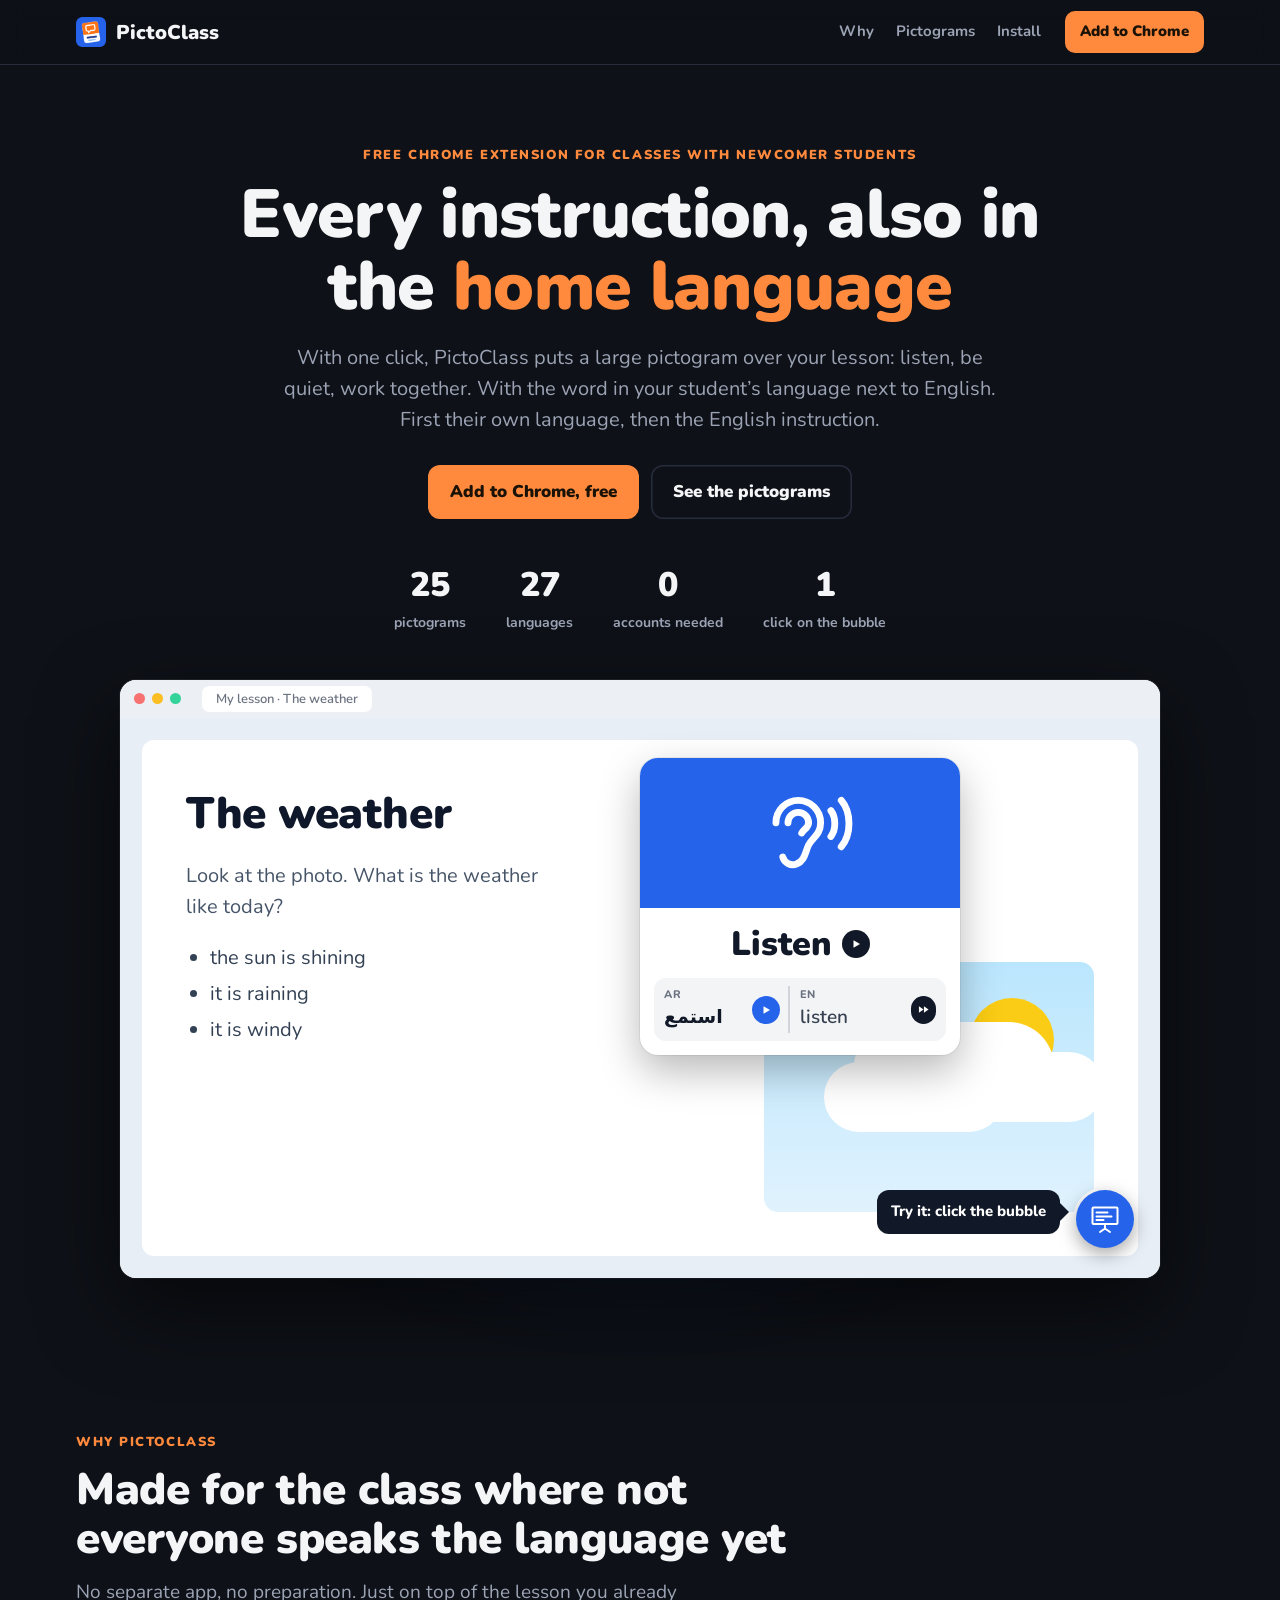
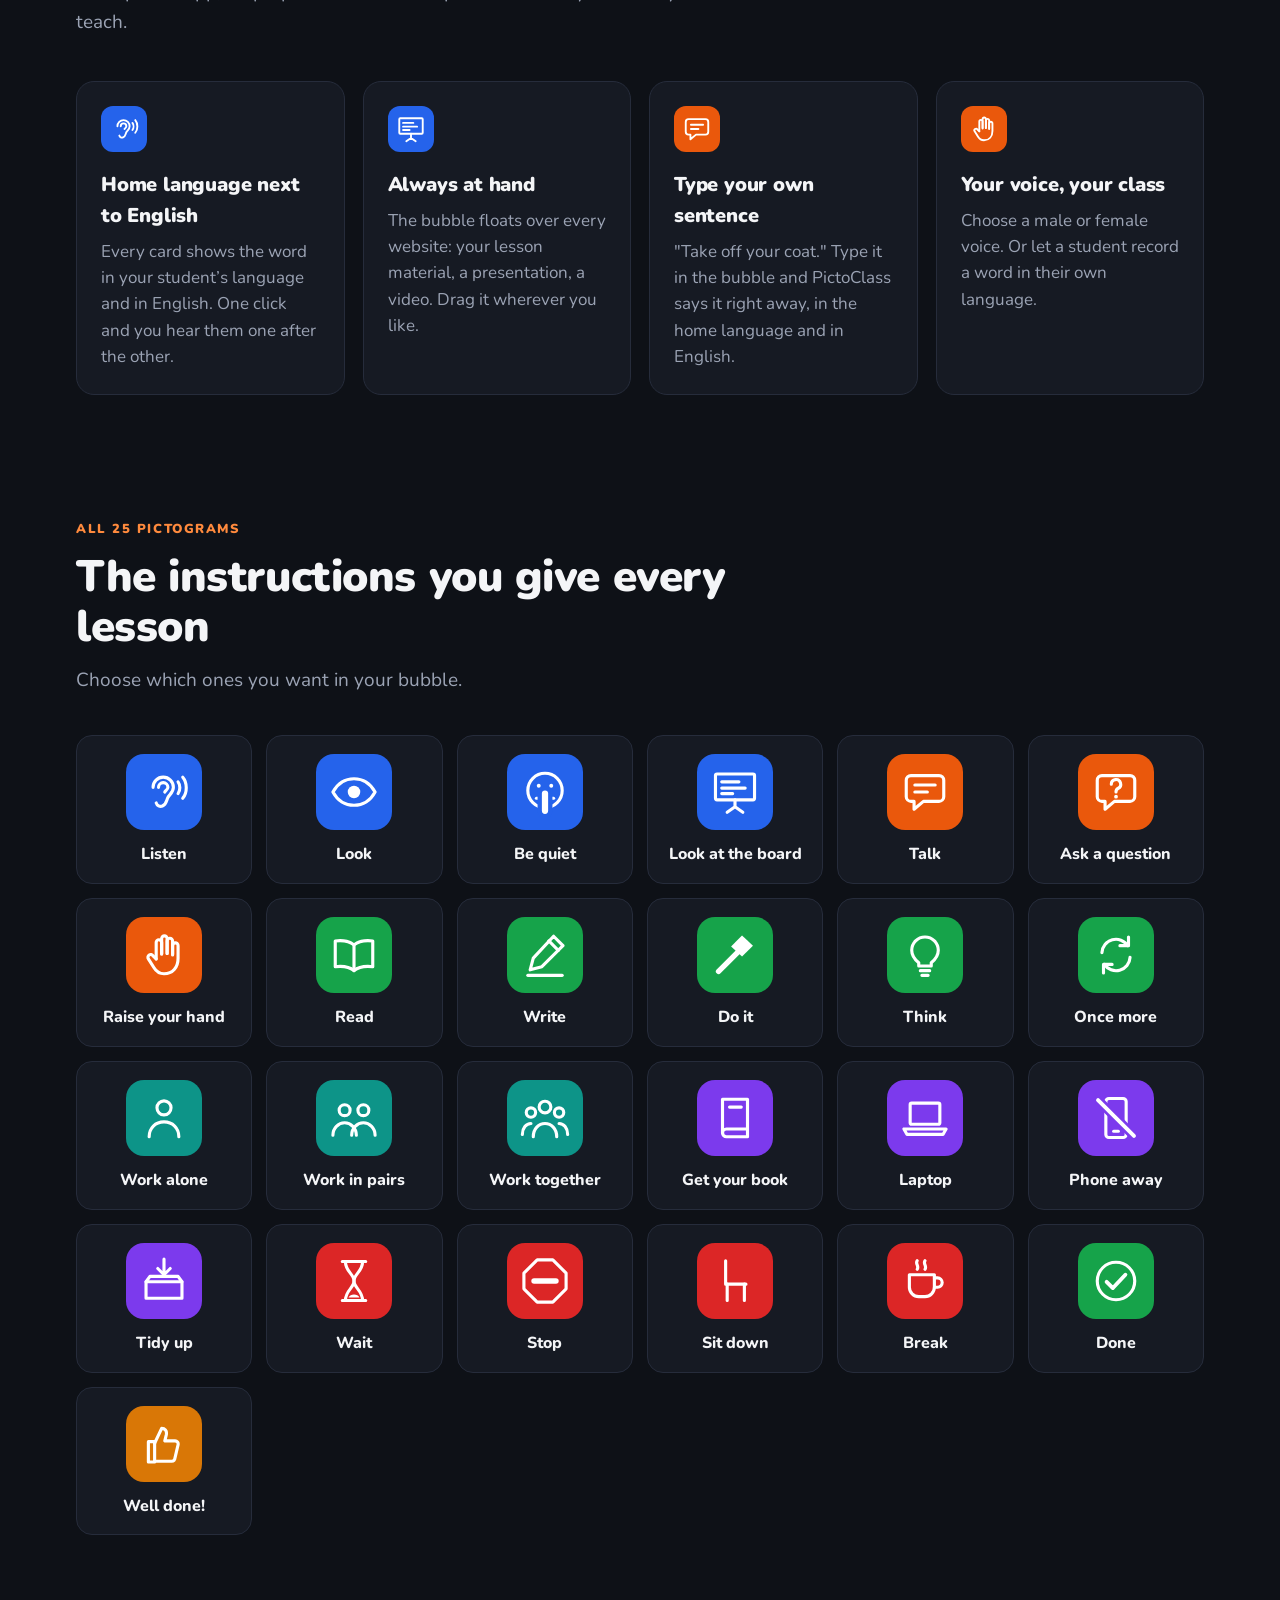
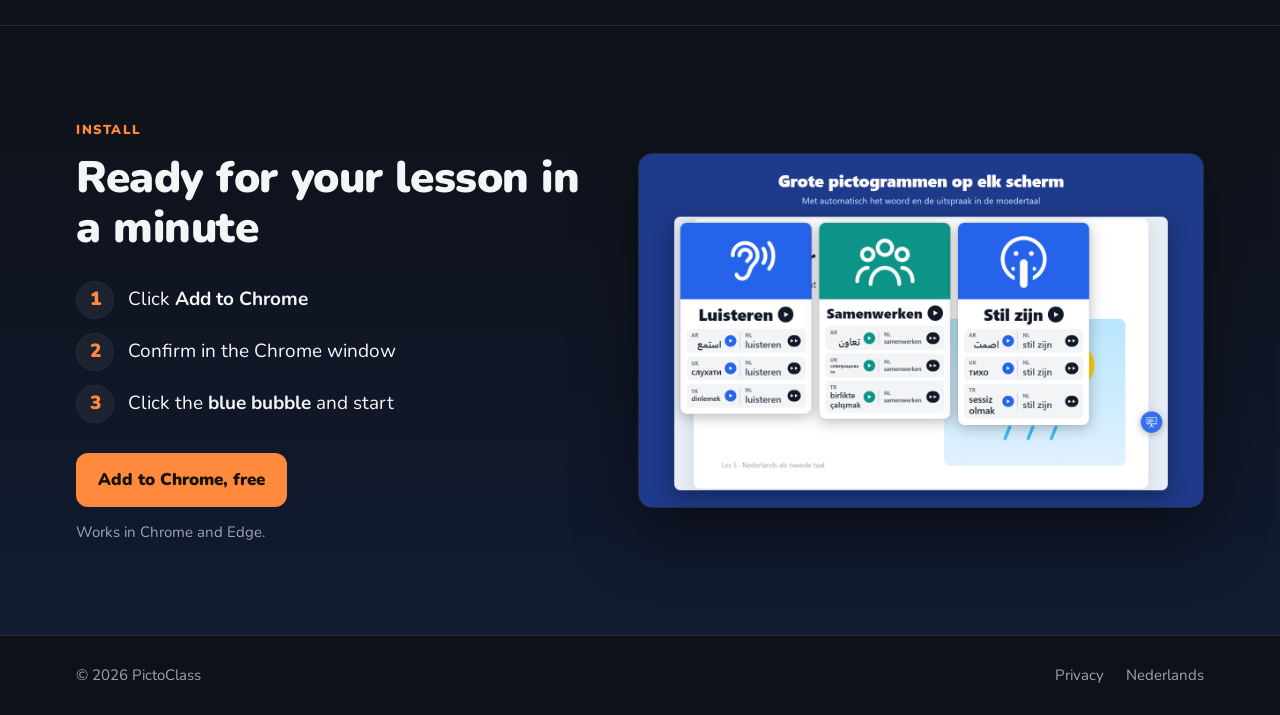
<file: index.html>
<!doctype html>
<html lang="nl">
<head>
<meta charset="utf-8">
<meta name="viewport" content="width=device-width, initial-scale=1">
<title>PictoClass – elke instructie, ook in de moedertaal</title>
<meta name="description" content="Gratis Chrome-extensie voor de ISK-klas: grote pictogrammen op elke webpagina, met de moedertaal van je leerling naast het Nederlands.">
<meta property="og:title" content="PictoClass">
<meta property="og:description" content="Grote pictogrammen voor de ISK-klas, met de moedertaal ernaast. Eerst in de eigen taal, dan in het Nederlands.">
<meta property="og:image" content="https://pictoclass.com/store/marquee-1400x560.png">
<link rel="icon" href="icons/icon48.png">
<link rel="preconnect" href="https://fonts.googleapis.com">
<link rel="preconnect" href="https://fonts.gstatic.com" crossorigin>
<link href="https://fonts.googleapis.com/css2?family=Nunito:wght@500;600;700;800;900&display=swap" rel="stylesheet">
<link rel="stylesheet" href="site.css">
</head>
<body>

<nav class="nav">
  <div class="wrap nav-inner">
    <a class="brand" href="#"><img src="icons/icon48.png" alt=""><span>PictoClass</span></a>
    <div class="nav-links">
      <a href="#waarom" data-s="navWhy">Waarom</a>
      <a href="#pictogrammen" data-s="navPictos">Pictogrammen</a>
      <a href="#installeren" data-s="navInstall">Installeren</a>
    </div>
    <a class="btn btn-sm" href="https://chromewebstore.google.com/detail/pictoclass/bgpfaofmiibihkppamdlhjelcfbacogi"><span class="long" data-s="addLong">Toevoegen aan Chrome</span><span class="short" data-s="addShort">Installeren</span></a>
  </div>
</nav>

<header class="hero">
  <div class="wrap">
    <span class="eyebrow" data-s="eyebrow">Gratis Chrome-extensie voor de ISK-klas</span>
    <h1 data-s="h1">Elke instructie, ook in de <em>moedertaal</em></h1>
    <p class="hero-sub" data-s="heroSub">PictoClass zet met één klik een groot pictogram over je les: luisteren, stil zijn, samenwerken. Met het woord in de taal van je leerling naast het Nederlands. Eerst de eigen taal, dan de Nederlandse instructie.</p>
    <div class="hero-actions">
      <a class="btn" href="https://chromewebstore.google.com/detail/pictoclass/bgpfaofmiibihkppamdlhjelcfbacogi" data-s="addFree">Toevoegen aan Chrome, gratis</a>
      <a class="btn btn-ghost" href="#pictogrammen" data-s="seePictos">Bekijk de pictogrammen</a>
    </div>
    <div class="meta">
      <div><b>25</b><span data-s="mPictos">pictogrammen</span></div>
      <div><b>27</b><span data-s="mLangs">talen</span></div>
      <div><b>0</b><span data-s="mAccounts">accounts nodig</span></div>
      <div><b>1</b><span data-s="mClick">klik op de bubbel</span></div>
    </div>

    <!-- Live demo: works like the extension (click the bubble, pick a pictogram and a language, press play) -->
    <div class="stage">
      <div class="glow"></div>
      <div class="frame">
        <div class="titlebar"><i></i><i></i><i></i><span class="url" data-s="url">Mijn les · Het weer</span></div>
        <div class="canvas" id="demo">
          <div class="slide">
            <h3 data-s="slideH">Het weer</h3>
            <p data-s="slideP">Kijk naar de foto. Wat voor weer is het vandaag?</p>
            <ul data-s="slideUl"><li>de zon schijnt</li><li>het regent</li><li>het waait</li></ul>
            <div class="sky"><span class="sun"></span><span class="cloud"></span></div>
          </div>
          <div class="try" id="tryHint" data-s="try">Probeer het: klik op de bubbel</div>
        </div>
      </div>
    </div>
  </div>
</header>

<section class="why" id="waarom">
  <div class="wrap">
    <span class="eyebrow" data-s="whyEyebrow">Waarom PictoClass</span>
    <h2 data-s="whyH">Gemaakt voor de klas waar niet iedereen Nederlands spreekt</h2>
    <p class="section-sub" data-s="whySub">Geen losse app, geen voorbereiding. Gewoon bovenop de les die je al geeft.</p>
    <div class="why-grid">
      <article><span class="ico" data-icon="luisteren"></span><h3 data-s="w1h">Moedertaal naast Nederlands</h3><p data-s="w1p">Elke kaart laat het woord zien in de taal van je leerling én in het Nederlands. Eén klik en je hoort ze na elkaar.</p></article>
      <article><span class="ico" data-icon="bord"></span><h3 data-s="w2h">Altijd bij de hand</h3><p data-s="w2p">De bubbel zweeft over elke website: je lesmateriaal, een presentatie, een video. Sleep hem waar je wilt.</p></article>
      <article><span class="ico" data-icon="praten"></span><h3 data-s="w3h">Typ je eigen zin</h3><p data-s="w3p">"Doe je jas uit." Typ het in de bubbel en PictoClass zegt het meteen, in de moedertaal en in het Nederlands.</p></article>
      <article><span class="ico" data-icon="vinger"></span><h3 data-s="w4h">Jouw stem, jouw klas</h3><p data-s="w4p">Kies een mannen- of vrouwenstem. Of laat een leerling een woord in de eigen taal inspreken.</p></article>
    </div>
  </div>
</section>

<section class="showcase" id="pictogrammen">
  <div class="wrap">
    <span class="eyebrow" data-s="allEyebrow">Alle 25 pictogrammen</span>
    <h2 data-s="allH">De instructies die je elke les geeft</h2>
    <p class="section-sub" data-s="allSub">Kies zelf welke je in je bubbel wilt hebben.</p>
    <div class="tiles" id="tiles"></div>
  </div>
</section>

<section class="install" id="installeren">
  <div class="wrap install-inner">
    <div>
      <span class="eyebrow" data-s="insEyebrow">Installeren</span>
      <h2 data-s="insH">In een minuut klaar voor je les</h2>
      <ol class="steps">
        <li><b>1</b><span data-s="s1">Klik op <strong>Toevoegen aan Chrome</strong></span></li>
        <li><b>2</b><span data-s="s2">Bevestig in het venster van Chrome</span></li>
        <li><b>3</b><span data-s="s3">Klik op de <strong>blauwe bubbel</strong> en begin</span></li>
      </ol>
      <a class="btn" href="https://chromewebstore.google.com/detail/pictoclass/bgpfaofmiibihkppamdlhjelcfbacogi" data-s="addFree">Toevoegen aan Chrome, gratis</a>
      <p class="browsers" data-s="browsers">Werkt in Chrome en Edge.</p>
    </div>
    <img class="install-shot" src="store/screenshot-1.png" alt="PictoClass-kaarten op een lespagina" data-s-alt="shotAlt">
  </div>
</section>

<footer class="foot">
  <div class="wrap foot-inner">
    <span>© 2026 PictoClass</span>
    <a href="privacy.html">Privacy</a>
    <a href="?lang=en" id="switchLang" hreflang="en">English</a>
  </div>
</footer>

<script src="picto.js"></script>
<script src="site.js"></script>
</body>
</html>
</file>
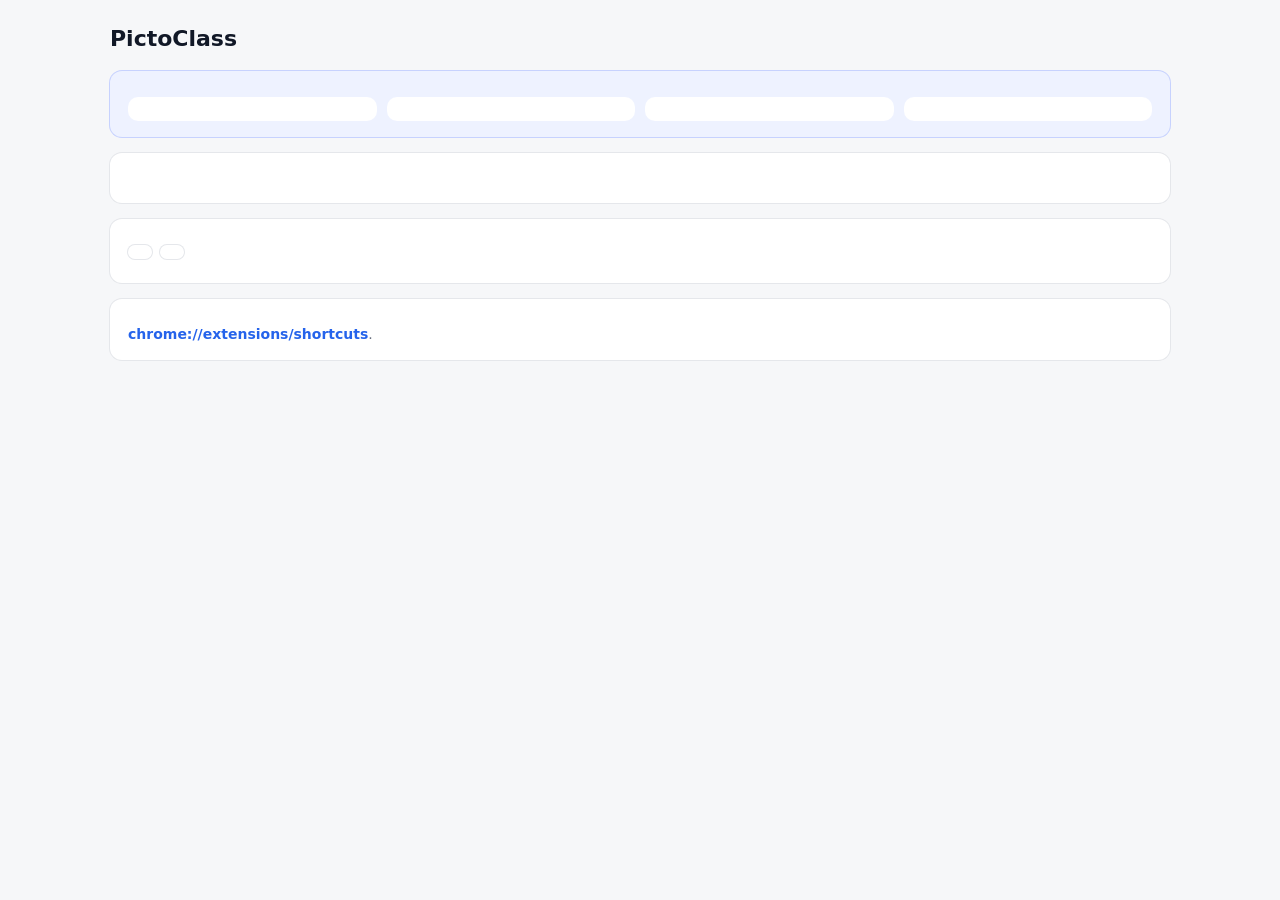
<file: options.html>
<!doctype html>
<html lang="nl">
<head>
<meta charset="utf-8">
<title>PictoClass – woorden & talen</title>
<link rel="stylesheet" href="ui.css">
<style>
  .wrap { max-width: 1100px; margin: 0 auto; padding: 24px 20px 60px; }
  h1 { font-size: 22px; margin: 0 0 4px; }
  h2 { font-size: 15px; margin: 0 0 10px; }
  section { background: var(--panel); border-radius: 12px; box-shadow: 0 0 0 1px var(--line); padding: 16px 18px; margin-top: 16px; }
  .chips { display: flex; flex-wrap: wrap; gap: 6px; }
  .chip { display: inline-flex; align-items: center; gap: 6px; padding: 5px 10px; border-radius: 999px; box-shadow: 0 0 0 1px var(--line); cursor: pointer; user-select: none; }
  .chip input { margin: 0; }
  .chip.on { background: var(--soft); box-shadow: 0 0 0 1.5px var(--accent); font-weight: 600; }
  .main { display: grid; grid-template-columns: 380px 1fr; gap: 16px; align-items: start; }
  .grid { display: grid; grid-template-columns: repeat(5, 1fr); gap: 7px; }
  .detail { position: sticky; top: 12px; }
  .head { display: flex; gap: 14px; align-items: center; margin-bottom: 14px; }
  .head .big { width: 76px; height: 76px; border-radius: 12px; display: flex; align-items: center; justify-content: center; flex: none; }
  .head .big svg { width: 54px; height: 54px; }
  .head label { font-size: 12px; }
  .head input { font-size: 20px; font-weight: 700; width: 100%; }
  input[type=text] { border: 1px solid var(--line); border-radius: 8px; padding: 7px 9px; font: inherit; background: #fff; color: var(--text); }
  input[type=text]:focus { outline: 2px solid var(--accent); border-color: transparent; }
  table { width: 100%; border-collapse: collapse; }
  td { padding: 8px 6px; border-top: 1px solid var(--line); vertical-align: middle; }
  td.name { width: 120px; font-weight: 600; }
  td.name small { display: block; font-weight: 400; color: var(--muted); }
  td.word input { width: 100%; font-size: 16px; }
  td.act { white-space: nowrap; text-align: right; }
  td.act > * { margin-left: 8px; }
  .st { font-size: 12px; display: block; margin-top: 3px; color: var(--muted); }
  .st.ok { color: #15803D; }
  .icon-btn { all: unset; cursor: pointer; width: 30px; height: 30px; border-radius: 50%; display: inline-flex; align-items: center; justify-content: center; vertical-align: middle; }
  .icon-btn.play { background: var(--accent); color: #fff; }
  .icon-btn.del { color: var(--muted); font-size: 18px; }
  .icon-btn.del:hover { color: #DC2626; background: #FEE2E2; }
  .icon-btn.rec { color: #DC2626; font-size: 16px; box-shadow: 0 0 0 1px #FCA5A5; }
  .icon-btn.rec:hover { background: #FEE2E2; }
  .icon-btn.rec.on { background: #DC2626; color: #fff; box-shadow: none; animation: recpulse 1s ease-in-out infinite; }
  @keyframes recpulse { 50% { box-shadow: 0 0 0 6px rgba(220,38,38,.25); } }
  tr.focus td { background: #FEF3C7; }
  .tip { margin-top: 12px; padding: 10px 12px; background: var(--soft); border-radius: 8px; font-size: 13px; }
  .row-actions { display: flex; gap: 8px; flex-wrap: wrap; align-items: center; }
  .start { background: #EEF2FF; box-shadow: 0 0 0 1px #C7D2FE; }
  .ways { display: grid; grid-template-columns: repeat(4, 1fr); gap: 10px; }
  .way { background: #fff; border-radius: 10px; padding: 10px 12px; display: flex; flex-direction: column; gap: 4px; font-size: 13px; }
  .way > b { font-size: 14px; color: var(--accent); }
  @media (max-width: 860px) { .ways { grid-template-columns: 1fr 1fr; } }
  @media (max-width: 860px) { .main { grid-template-columns: 1fr; } .detail { position: static; } }
</style>
</head>
<body>
<div class="wrap">
  <h1>PictoClass <span id="ver" class="muted" style="font-size:14px;font-weight:400"></span></h1>
  <div class="muted" data-t="optIntro"></div>

  <section class="start">
    <h2 data-t="waysTitle"></h2>
    <div class="ways">
      <div class="way"><b data-t="way1t"></b><span data-t="way1"></span></div>
      <div class="way"><b data-t="way2t"></b><span data-t="way2"></span></div>
      <div class="way"><b data-t="way3t"></b><span data-t="way3"></span></div>
      <div class="way"><b data-t="way4t"></b><span data-t="way4"></span></div>
    </div>
  </section>

  <section class="main">
    <div>
      <h2 data-t="pictograms"></h2>
      <div class="grid" id="grid"></div>
      <div class="muted" style="font-size:12px;margin-top:8px" data-t="dotsLegend"></div>
    </div>
    <div class="detail" id="detail"></div>
  </section>

  <section>
    <h2 data-t="saveShare"></h2>
    <div class="row-actions">
      <button class="pill" id="export" data-t="exportAll"></button>
      <label class="pill" for="importFile" data-t="importDots"></label>
      <input type="file" id="importFile" accept=".json,application/json" hidden>
      <span class="muted" id="io" style="font-size:12px"></span>
    </div>
    <div class="muted" style="font-size:12px;margin-top:8px" data-t="saveShareTip"></div>
  </section>

  <section>
    <h2 data-t="shortcutsTitle"></h2>
    <div class="muted"><span data-t="shortcutsText"></span> <span class="link" id="shortcuts">chrome://extensions/shortcuts</span>.</div>
  </section>
</div>
<script src="picto.js"></script>
<script src="options.js"></script>
</body>
</html>
</file>
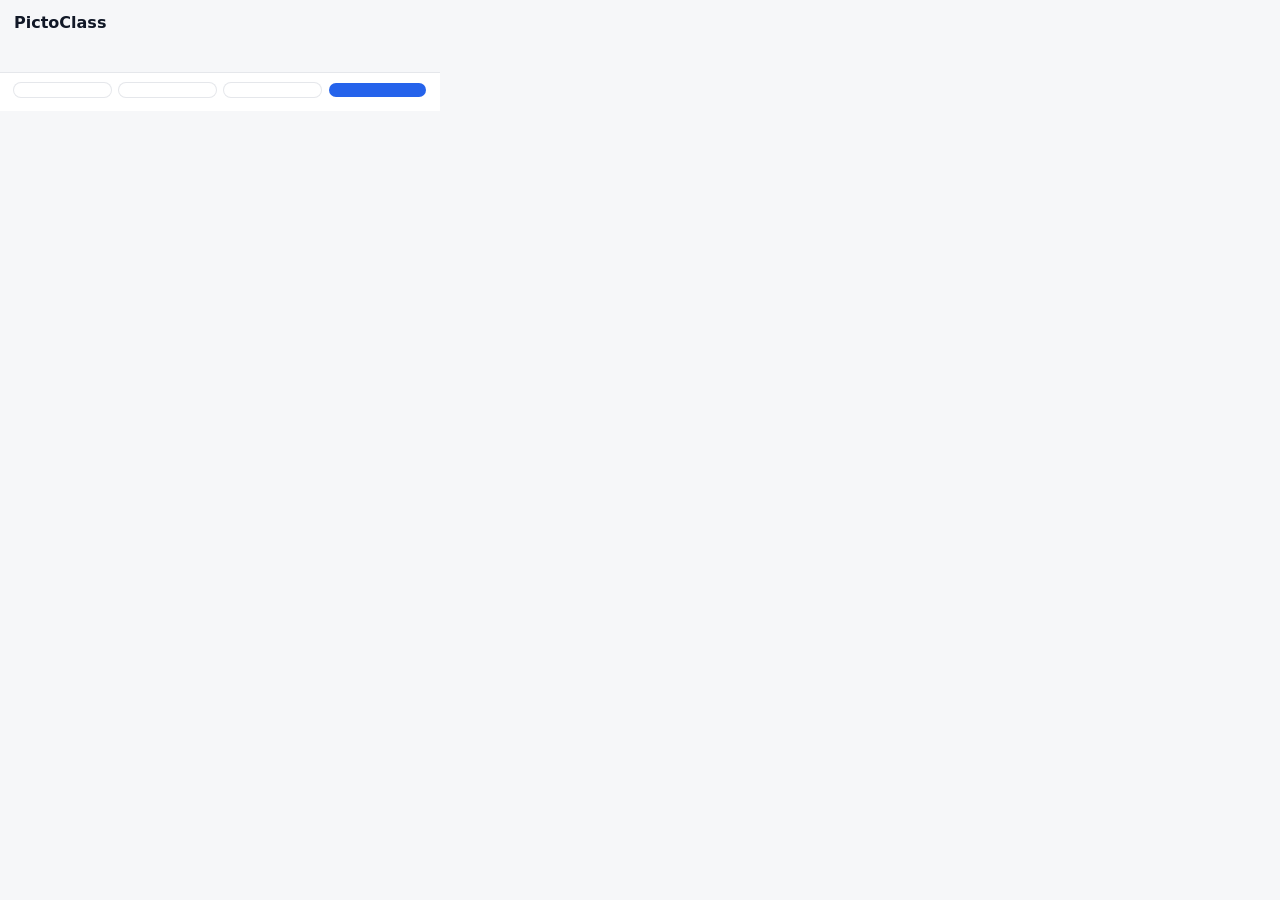
<file: popup.html>
<!doctype html>
<html lang="nl">
<head>
<meta charset="utf-8">
<title>PictoClass</title>
<link rel="stylesheet" href="ui.css">
<style>
  body { width: 440px; }
  header { display: flex; align-items: baseline; justify-content: space-between; padding: 12px 14px 4px; }
  h1 { font-size: 16px; margin: 0; }
  .langs { padding: 0 14px 8px; font-size: 12px; display: flex; flex-wrap: wrap; gap: 5px; align-items: center; }
  .chip { all: unset; cursor: pointer; padding: 3px 9px; border-radius: 999px; box-shadow: 0 0 0 1px var(--line); background: var(--panel); font-weight: 600; }
  .chip:hover { box-shadow: 0 0 0 1px var(--accent); }
  .chip.on { background: var(--accent); color: #fff; box-shadow: none; }
  select.chip { appearance: none; -webkit-appearance: none; color: var(--accent); font: inherit; font-size: 12px; font-weight: 600; }
  .grid { display: grid; grid-template-columns: repeat(5, 1fr); gap: 7px; padding: 4px 14px 12px; }
  footer { display: flex; gap: 8px; padding: 10px 14px 14px; border-top: 1px solid var(--line); background: var(--panel); }
  footer .pill { flex: 1; font-size: 13px; padding: 7px 6px; }
  .tip { margin: 0 14px 10px; font-size: 12px; color: var(--muted); }
  .note { margin: 0 14px 10px; padding: 8px 10px; background: #FEF3C7; border-radius: 8px; font-size: 12px; display: none; }
</style>
</head>
<body>
<header>
  <h1>PictoClass <span id="ver" class="muted" style="font-size:11px;font-weight:400"></span></h1>
  <span class="muted" style="font-size:12px" data-t="clickToShow"></span>
</header>
<div class="langs" id="langs"></div>
<div class="note" id="note"></div>
<div class="grid" id="grid"></div>
<div class="tip" data-t="popupTip"></div>
<footer>
  <button class="pill" id="dock" data-t-title="bubbleBtnTitle" data-t="bubble"></button>
  <button class="pill" id="clear" data-t="clearAll"></button>
  <button class="pill" id="bord" data-t="emptyBoard"></button>
  <button class="pill primary" id="beheer" data-t="wordsLangs"></button>
</footer>
<script src="picto.js"></script>
<script src="popup.js"></script>
</body>
</html>
</file>
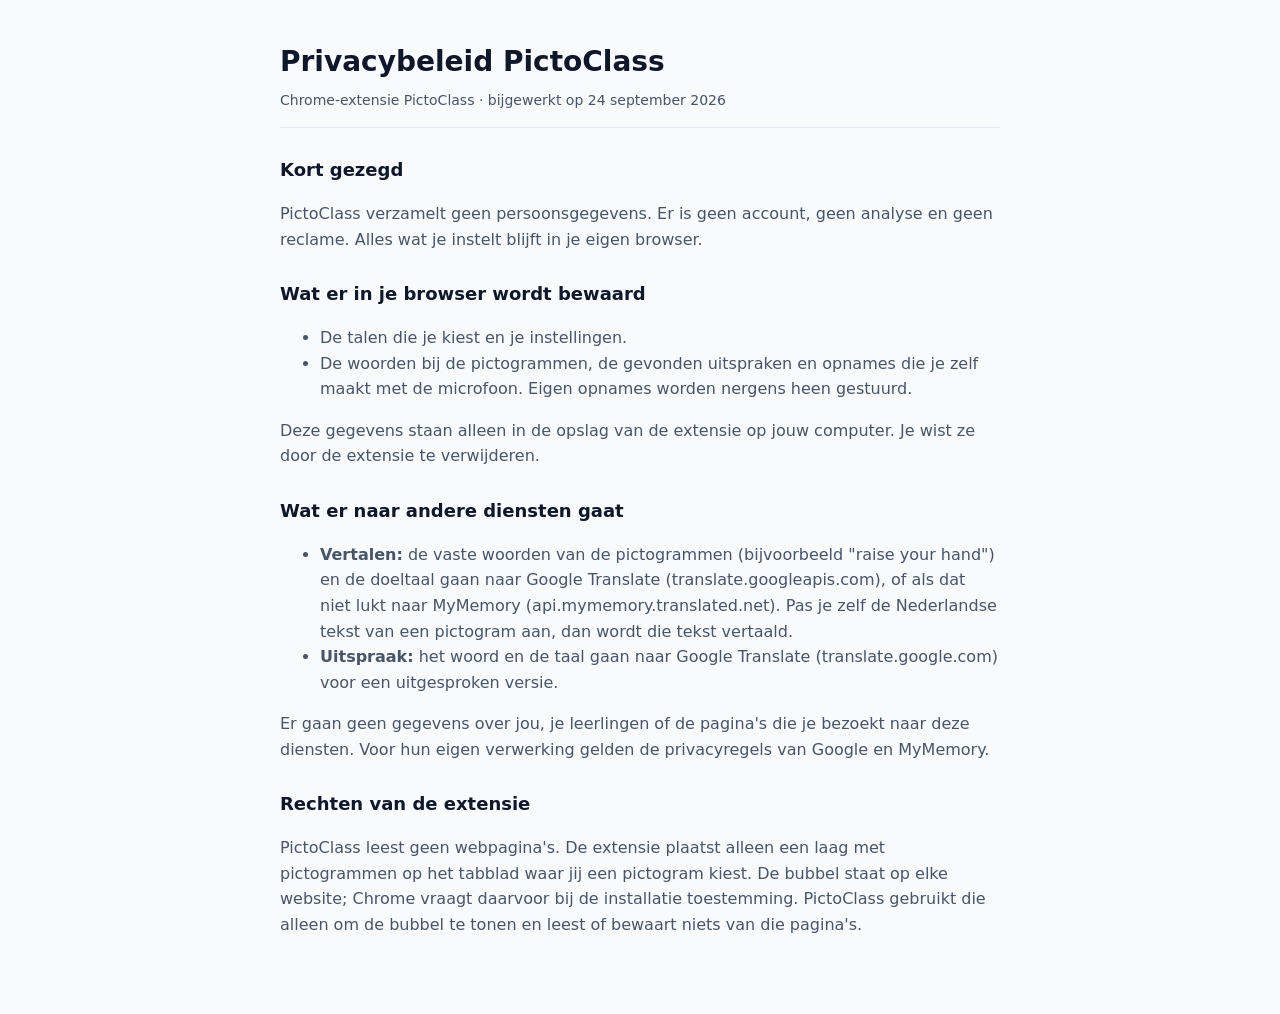
<file: privacy.html>
<!doctype html>
<html lang="nl">
<head>
<meta charset="utf-8">
<meta name="viewport" content="width=device-width, initial-scale=1">
<title>PictoClass – privacy</title>
<style>
  :root { --bg: #F8FAFC; --text: #0F172A; --muted: #475569; --line: #E2E8F0; }
  @media (prefers-color-scheme: dark) { :root { --bg: #0F172A; --text: #E2E8F0; --muted: #94A3B8; --line: #1E293B; } }
  body { margin: 0; background: var(--bg); color: var(--text); font: 16px/1.6 "Segoe UI", system-ui, -apple-system, Arial, sans-serif; }
  main { max-width: 720px; margin: 0 auto; padding: 40px 16px 60px; }
  h1 { font-size: 28px; margin: 0 0 4px; }
  h2 { font-size: 18px; margin: 28px 0 6px; }
  p, li { color: var(--muted); }
  .date { color: var(--muted); font-size: 14px; border-bottom: 1px solid var(--line); padding-bottom: 16px; }
</style>
</head>
<body>
<main>
  <h1>Privacybeleid PictoClass</h1>
  <div class="date">Chrome-extensie PictoClass · bijgewerkt op 24 september 2026</div>

  <h2>Kort gezegd</h2>
  <p>PictoClass verzamelt geen persoonsgegevens. Er is geen account, geen analyse en geen reclame. Alles wat je instelt blijft in je eigen browser.</p>

  <h2>Wat er in je browser wordt bewaard</h2>
  <ul>
    <li>De talen die je kiest en je instellingen.</li>
    <li>De woorden bij de pictogrammen, de gevonden uitspraken en opnames die je zelf maakt met de microfoon. Eigen opnames worden nergens heen gestuurd.</li>
  </ul>
  <p>Deze gegevens staan alleen in de opslag van de extensie op jouw computer. Je wist ze door de extensie te verwijderen.</p>

  <h2>Wat er naar andere diensten gaat</h2>
  <ul>
    <li><b>Vertalen:</b> de vaste woorden van de pictogrammen (bijvoorbeeld "raise your hand") en de doeltaal gaan naar Google Translate (translate.googleapis.com), of als dat niet lukt naar MyMemory (api.mymemory.translated.net). Pas je zelf de Nederlandse tekst van een pictogram aan, dan wordt die tekst vertaald.</li>
    <li><b>Uitspraak:</b> het woord en de taal gaan naar Google Translate (translate.google.com) voor een uitgesproken versie.</li>
  </ul>
  <p>Er gaan geen gegevens over jou, je leerlingen of de pagina's die je bezoekt naar deze diensten. Voor hun eigen verwerking gelden de privacyregels van Google en MyMemory.</p>

  <h2>Rechten van de extensie</h2>
  <p>PictoClass leest geen webpagina's. De extensie plaatst alleen een laag met pictogrammen op het tabblad waar jij een pictogram kiest. De bubbel staat op elke website; Chrome vraagt daarvoor bij de installatie toestemming. PictoClass gebruikt die alleen om de bubbel te tonen en leest of bewaart niets van die pagina's.</p>
</main>
</body>
</html>
</file>
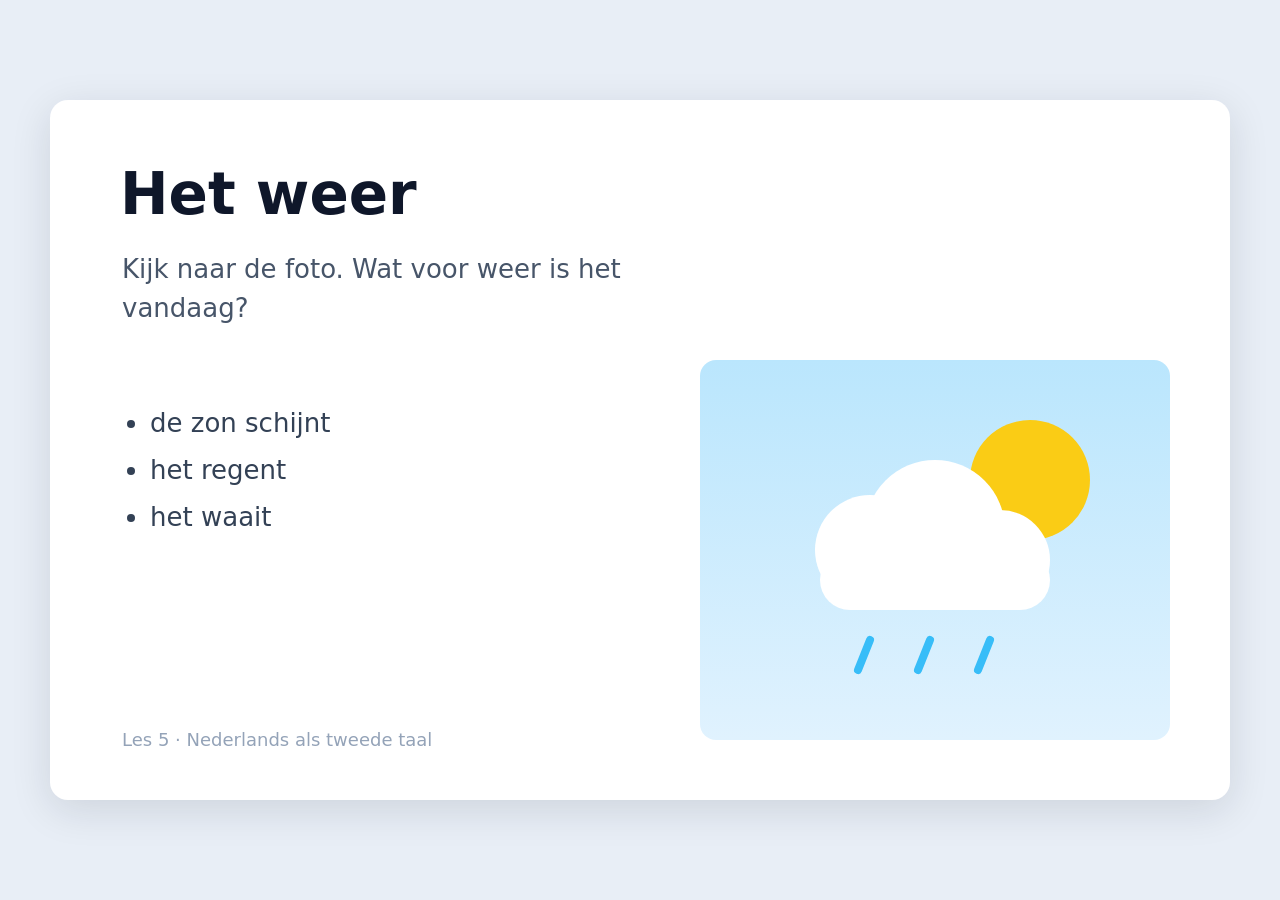
<file: store/demo-les.html>
<!doctype html>
<html lang="nl">
<head>
<meta charset="utf-8">
<title>Voorbeeldles</title>
<style>
  html, body { margin: 0; height: 100%; }
  body { background: #E8EEF6; font-family: "Segoe UI", system-ui, sans-serif; display: flex; align-items: center; justify-content: center; }
  .slide { width: 1180px; height: 700px; background: #fff; border-radius: 18px; box-shadow: 0 10px 40px rgba(15,23,42,.12); position: relative; overflow: hidden; }
  .slide h1 { position: absolute; left: 70px; top: 60px; margin: 0; font-size: 58px; color: #0F172A; }
  .slide p { position: absolute; left: 72px; top: 150px; margin: 0; font-size: 26px; color: #475569; width: 520px; line-height: 1.5; }
  .slide ul { position: absolute; left: 72px; top: 300px; margin: 0; padding: 0 0 0 28px; font-size: 26px; color: #334155; line-height: 1.8; }
  .art { position: absolute; right: 60px; bottom: 60px; width: 470px; height: 380px; border-radius: 16px; background: linear-gradient(180deg, #BAE6FD, #E0F2FE); }
  .tag { position: absolute; left: 72px; bottom: 50px; font-size: 18px; color: #94A3B8; }
</style>
</head>
<body>
<div class="slide">
  <h1>Het weer</h1>
  <p>Kijk naar de foto. Wat voor weer is het vandaag?</p>
  <ul><li>de zon schijnt</li><li>het regent</li><li>het waait</li></ul>
  <div class="art">
    <svg viewBox="0 0 470 380" width="470" height="380">
      <circle cx="330" cy="120" r="60" fill="#FACC15"/>
      <g fill="#fff"><circle cx="170" cy="190" r="55"/><circle cx="235" cy="170" r="70"/><circle cx="300" cy="200" r="50"/><rect x="120" y="190" width="230" height="60" rx="30"/></g>
      <g stroke="#38BDF8" stroke-width="8" stroke-linecap="round"><path d="M170 280l-12 30M230 280l-12 30M290 280l-12 30"/></g>
    </svg>
  </div>
  <div class="tag">Les 5 · Nederlands als tweede taal</div>
</div>
</body>
</html>
</file>
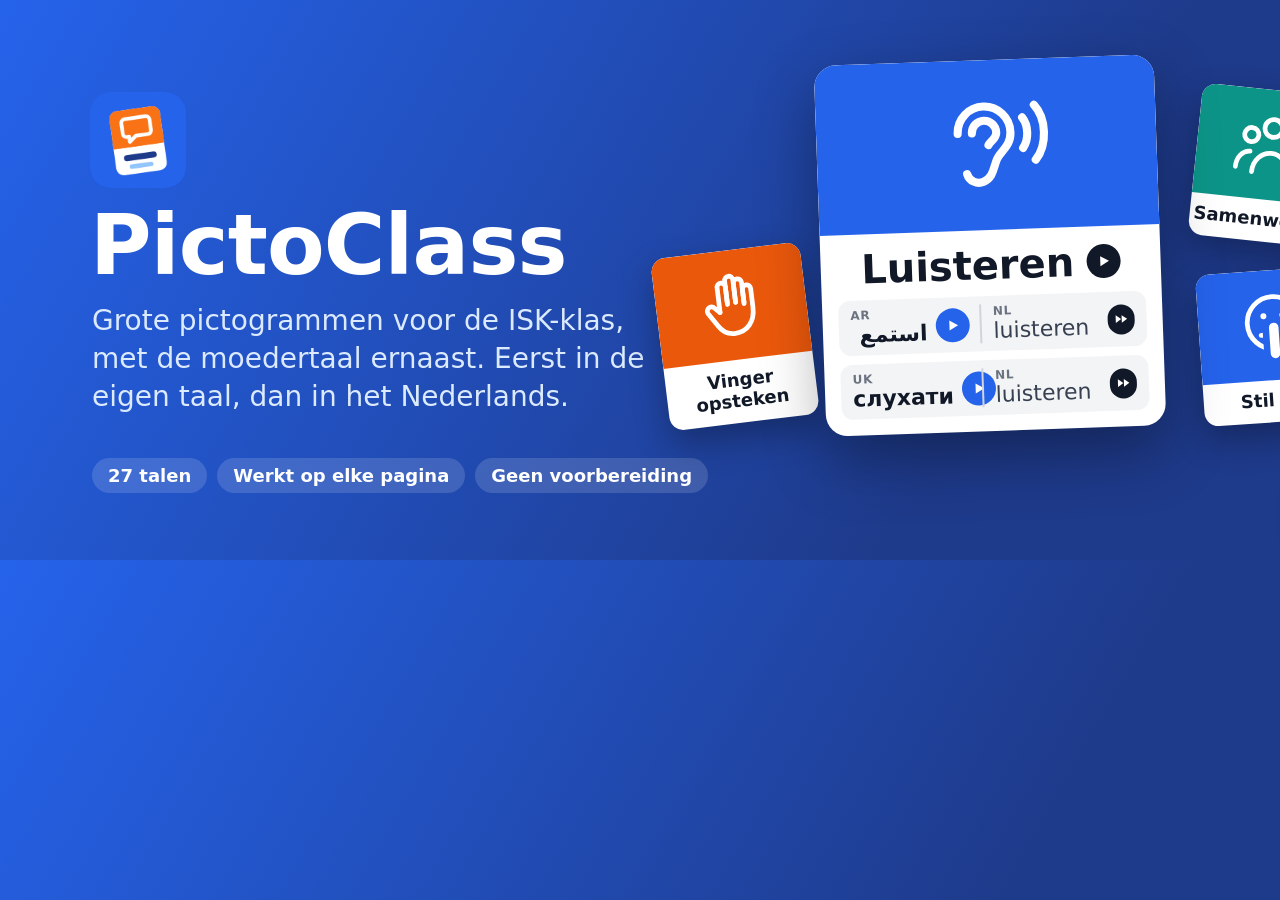
<file: store/marquee.html>
<!doctype html>
<html lang="nl">
<head>
<meta charset="utf-8">
<title>Marquee</title>
<style>
  html, body { margin: 0; width: 1400px; height: 560px; overflow: hidden; }
  body { background: linear-gradient(120deg, #2563EB 0%, #1E3A8A 70%); font-family: "Segoe UI", system-ui, sans-serif; color: #fff; position: relative; }
  .logo { position: absolute; left: 90px; top: 92px; width: 96px; height: 96px; }
  h1 { position: absolute; left: 90px; top: 196px; margin: 0; font-size: 84px; font-weight: 800; letter-spacing: -.01em; }
  p { position: absolute; left: 92px; top: 302px; margin: 0; width: 560px; font-size: 28px; line-height: 1.35; color: #DBEAFE; }
  .tags { position: absolute; left: 92px; top: 458px; display: flex; gap: 10px; }
  .tags span { background: rgba(255,255,255,.14); border-radius: 999px; padding: 7px 16px; font-size: 18px; font-weight: 600; }

  /* Large sample card, drawn like the real card in the extension */
  .card { position: absolute; left: 820px; top: 60px; width: 340px; background: #fff; border-radius: 22px; overflow: hidden; color: #111827;
    box-shadow: 0 24px 60px rgba(0,0,0,.35); transform: rotate(-2deg); font-size: 28px; }
  .card .ic { height: 170px; display: flex; align-items: center; justify-content: center; }
  .card .ic svg { width: 130px; height: 130px; }
  .card .nl { font-size: 40px; font-weight: 800; text-align: center; padding: 12px 0 8px; display: flex; align-items: center; justify-content: center; gap: 12px; }
  .play { width: 34px; height: 34px; border-radius: 50%; display: inline-flex; align-items: center; justify-content: center; flex: none; }
  .play svg { width: 16px; height: 16px; }
  .rows { padding: 0 16px 16px; display: flex; flex-direction: column; gap: 9px; }
  .row { display: grid; grid-template-columns: 1fr 1fr auto; align-items: center; gap: 10px; background: #F3F4F6; border-radius: 12px; padding: 8px 12px; }
  .half { display: flex; align-items: center; gap: 8px; min-width: 0; }
  .half.nlh { border-left: 2px solid #D1D5DB; padding-left: 12px; }
  .txt { flex: 1; display: flex; flex-direction: column; }
  .code { font-size: 12px; font-weight: 700; letter-spacing: .06em; color: #6B7280; }
  .w { font-size: 22px; font-weight: 600; }
  .half.nlh .w { font-weight: 500; color: #374151; }
  .pair { height: 30px; padding: 0 7px; border-radius: 15px; background: #111827; display: flex; align-items: center; }
  .pair svg { width: 13px; height: 13px; }

  /* Small cards behind */
  .mini { position: absolute; width: 150px; background: #fff; border-radius: 14px; overflow: hidden; box-shadow: 0 14px 34px rgba(0,0,0,.3); }
  .mini .ic { height: 110px; display: flex; align-items: center; justify-content: center; }
  .mini .ic svg { width: 76px; height: 76px; }
  .mini .l { color: #111827; font-weight: 800; font-size: 18px; text-align: center; padding: 9px 4px 12px; }
  .bubble { position: absolute; left: 1300px; top: 470px; width: 72px; height: 72px; border-radius: 50%; background: #2563EB; display: flex; align-items: center; justify-content: center;
    box-shadow: 0 10px 24px rgba(0,0,0,.35), 0 0 0 4px rgba(255,255,255,.9); }
  .bubble svg { width: 40px; height: 40px; }
</style>
</head>
<body>
<img class="logo" src="../icons/icon128.png" alt="">
<h1>PictoClass</h1>
<p>Grote pictogrammen voor de ISK-klas, met de moedertaal ernaast. Eerst in de eigen taal, dan in het Nederlands.</p>
<div class="tags"><span>27 talen</span><span>Werkt op elke pagina</span><span>Geen voorbereiding</span></div>
<div id="scene"></div>
<script src="../picto.js"></script>
<script src="marquee.js"></script>
</body>
</html>
</file>
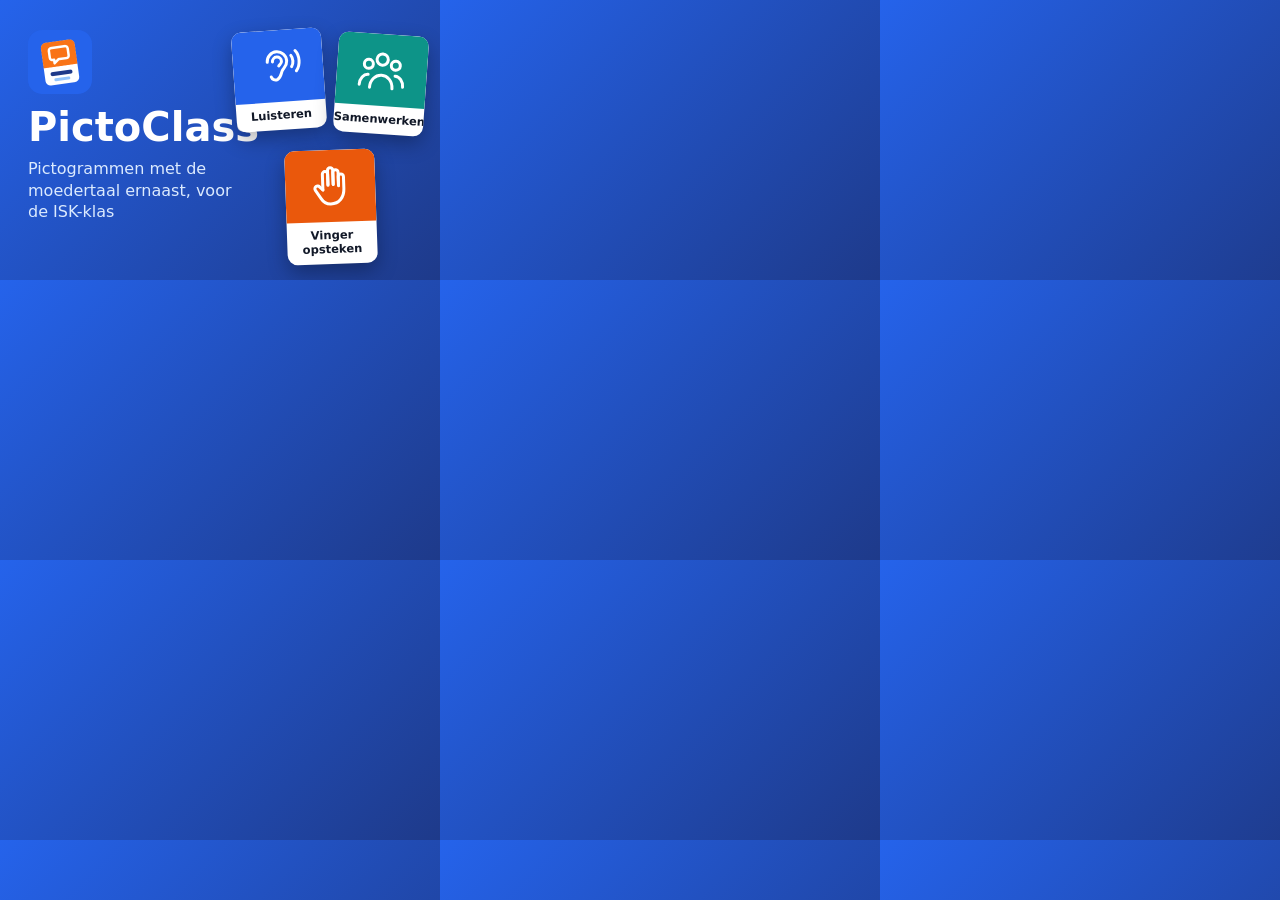
<file: store/promo.html>
<!doctype html>
<html lang="nl">
<head>
<meta charset="utf-8">
<title>Promotietegel</title>
<style>
  html, body { margin: 0; width: 440px; height: 280px; overflow: hidden; }
  body { background: linear-gradient(135deg, #2563EB, #1E3A8A); font-family: "Segoe UI", system-ui, sans-serif; color: #fff; position: relative; }
  .logo { position: absolute; left: 28px; top: 30px; width: 64px; height: 64px; }
  h1 { position: absolute; left: 28px; top: 104px; margin: 0; font-size: 40px; font-weight: 800; }
  p { position: absolute; left: 28px; top: 158px; margin: 0; width: 210px; font-size: 16px; line-height: 1.35; color: #DBEAFE; }
  .c { position: absolute; width: 90px; border-radius: 10px; background: #fff; overflow: hidden; box-shadow: 0 8px 20px rgba(0,0,0,.3); }
  .c .i { height: 72px; display: flex; align-items: center; justify-content: center; }
  .c .i svg { width: 48px; height: 48px; }
  .c .l { color: #111827; font-weight: 800; font-size: 11.5px; text-align: center; padding: 6px 0 8px; }
</style>
</head>
<body>
<img class="logo" src="../icons/icon128.png" alt="">
<h1>PictoClass</h1>
<p>Pictogrammen met de moedertaal ernaast, voor de ISK-klas</p>
<div id="cards"></div>
<script src="../picto.js"></script>
<script src="promo.js"></script>
</body>
</html>
</file>
<file: site.css>
/* PictoClass website: a dark showcase with a live demo, in the extension's colours (blue bubble, orange accent). */
:root {
  --bg: #0E1117; --surface: #161A23; --surface-2: #1D2230; --line: #262C3B;
  --text: #F4F5F7; --muted: #9BA3B4; --accent: #FF8A3D; --accent-ink: #1A1206; --blue: #2563EB;
}
* { box-sizing: border-box; }
html { scroll-behavior: smooth; }
body { margin: 0; background: var(--bg); color: var(--text); font: 17px/1.55 "Nunito", "Segoe UI", system-ui, sans-serif; }
img { max-width: 100%; }
a { color: inherit; }
.wrap { max-width: 1160px; margin: 0 auto; padding: 0 16px; }

.eyebrow { display: inline-block; font-size: 13px; font-weight: 900; letter-spacing: .12em; text-transform: uppercase; color: var(--accent); margin-bottom: 14px; }
h1, h2, h3 { margin: 0; letter-spacing: -.01em; }
h2 { font-size: clamp(30px, 4vw, 44px); font-weight: 900; line-height: 1.12; max-width: 760px; }
.section-sub { color: var(--muted); font-size: 19px; margin: 14px 0 0; max-width: 640px; }

.btn { display: inline-flex; align-items: center; gap: 8px; background: var(--accent); color: var(--accent-ink); font-weight: 900; text-decoration: none;
  padding: 14px 22px; border-radius: 12px; transition: transform .1s, filter .15s; }
.btn:hover { filter: brightness(1.07); }
.btn:active { transform: scale(.98); }
.btn-sm { padding: 9px 15px; font-size: 15px; border-radius: 10px; }
.btn-ghost { background: transparent; color: var(--text); box-shadow: inset 0 0 0 1.5px var(--line); }
.btn-ghost:hover { box-shadow: inset 0 0 0 1.5px var(--muted); }

/* Nav */
.nav { position: sticky; top: 0; z-index: 20; background: rgba(14, 17, 23, .82); backdrop-filter: blur(10px); border-bottom: 1px solid var(--line); }
.nav-inner { display: flex; align-items: center; gap: 24px; height: 64px; }
.brand { display: flex; align-items: center; gap: 10px; text-decoration: none; font-weight: 900; font-size: 20px; }
.brand img { width: 30px; height: 30px; }
.nav-links { display: flex; gap: 22px; margin-left: auto; }
.nav-links a { text-decoration: none; color: var(--muted); font-weight: 700; font-size: 15px; }
.nav-links a:hover { color: var(--text); }

/* Hero */
.hero { padding: 76px 0 40px; text-align: center; }
.hero h1 { font-size: clamp(38px, 6.2vw, 68px); font-weight: 900; line-height: 1.05; max-width: 900px; margin: 0 auto; }
.hero h1 em { font-style: normal; color: var(--accent); }
.hero-sub { font-size: 20px; color: var(--muted); max-width: 720px; margin: 20px auto 30px; }
.hero-actions { display: flex; justify-content: center; flex-wrap: wrap; gap: 12px; }
.meta { display: flex; justify-content: center; flex-wrap: wrap; gap: 40px; margin: 40px 0 46px; }
.meta div { display: flex; flex-direction: column; align-items: center; }
.meta b { font-size: 34px; font-weight: 900; }
.meta span { color: var(--muted); font-size: 14px; font-weight: 700; }

/* Demo stage */
.stage { position: relative; max-width: 1040px; margin: 0 auto; text-align: left; }
.glow { position: absolute; inset: 10% 8% -4%; background: radial-gradient(closest-side, rgba(37, 99, 235, .55), transparent); filter: blur(40px); }
.frame { position: relative; background: #fff; border-radius: 16px; overflow: hidden; box-shadow: 0 30px 80px rgba(0, 0, 0, .55), 0 0 0 1px rgba(255, 255, 255, .08); }
.titlebar { height: 38px; background: #ECEFF4; display: flex; align-items: center; gap: 7px; padding: 0 14px; }
.titlebar i { width: 11px; height: 11px; border-radius: 50%; background: #CBD2DD; }
.titlebar i:nth-child(1) { background: #F87171; } .titlebar i:nth-child(2) { background: #FBBF24; } .titlebar i:nth-child(3) { background: #34D399; }
.url { margin-left: 14px; background: #fff; border-radius: 7px; padding: 3px 14px; font-size: 13px; color: #6B7280; font-weight: 600; }
.canvas { position: relative; height: 560px; background: #E8EEF6; color: #0F172A; overflow: hidden; }
.slide { position: absolute; inset: 22px; background: #fff; border-radius: 12px; padding: 40px 44px; }
.slide h3 { font-size: 44px; font-weight: 900; }
.slide p { font-size: 20px; color: #475569; max-width: 380px; margin: 12px 0 18px; }
.slide ul { font-size: 20px; color: #334155; line-height: 1.8; padding-left: 24px; margin: 0; }
.sky { position: absolute; right: 44px; bottom: 44px; width: 330px; height: 250px; border-radius: 14px; background: linear-gradient(#BAE6FD, #E0F2FE); overflow: hidden; }
.sun { position: absolute; right: 40px; top: 36px; width: 84px; height: 84px; border-radius: 50%; background: #FACC15; }
.cloud { position: absolute; left: 60px; top: 100px; width: 180px; height: 70px; border-radius: 40px; background: #fff; box-shadow: 40px -30px 0 10px #fff, 100px -10px 0 0 #fff; }
.try { position: absolute; right: 100px; bottom: 44px; background: #111827; color: #fff; font-weight: 800; font-size: 15px; padding: 10px 14px; border-radius: 12px; animation: nudge 1.6s ease-in-out infinite; }
.try::after { content: ''; position: absolute; right: -18px; top: calc(50% - 9px); border: 9px solid transparent; border-left-color: #111827; }
@keyframes nudge { 50% { transform: translateX(-6px); } }

/* Demo bubble, panel and card (same look as the extension) */
.d-bubble { all: unset; position: absolute; right: 26px; bottom: 30px; width: 58px; height: 58px; border-radius: 50%; background: var(--blue); cursor: pointer;
  display: flex; align-items: center; justify-content: center; box-shadow: 0 6px 18px rgba(0,0,0,.35), 0 0 0 3px rgba(255,255,255,.95); z-index: 6; }
.d-bubble svg { width: 32px; height: 32px; }
.d-panel { position: absolute; right: 96px; bottom: 26px; width: 330px; background: #fff; border-radius: 14px; box-shadow: 0 10px 34px rgba(0,0,0,.3); padding: 12px; z-index: 5;
  display: none; font-size: 13px; color: #111827; }
.d-panel.open { display: block; }
.d-panel .ph { display: flex; justify-content: space-between; font-weight: 800; margin-bottom: 8px; }
.d-panel .ph span { color: #9CA3AF; font-weight: 600; }
.d-grid { display: grid; grid-template-columns: repeat(4, 1fr); gap: 4px; }
.d-tile { all: unset; cursor: pointer; display: flex; flex-direction: column; align-items: center; gap: 3px; padding: 4px 2px; border-radius: 8px; font-size: 11px; font-weight: 700; text-align: center; }
.d-tile:hover { background: #F3F4F6; }
.d-tile .ic { width: 42px; height: 42px; border-radius: 9px; display: flex; align-items: center; justify-content: center; }
.d-tile .ic svg { width: 28px; height: 28px; }
.d-langs { display: flex; flex-wrap: wrap; gap: 5px; margin-top: 10px; padding-top: 10px; border-top: 1px solid #E5E7EB; }
.chip { all: unset; cursor: pointer; padding: 4px 10px; border-radius: 999px; box-shadow: 0 0 0 1px #E5E7EB; font-weight: 700; font-size: 12px; }
.chip.on { background: var(--blue); color: #fff; box-shadow: none; }

.d-card { position: absolute; left: 520px; top: 40px; width: 320px; background: #fff; border-radius: 18px; overflow: hidden; color: #111827; z-index: 4;
  box-shadow: 0 16px 40px rgba(0,0,0,.28), 0 0 0 1px rgba(0,0,0,.06); cursor: grab; touch-action: none; user-select: none; animation: pop .2s ease-out; }
.d-card.drag { cursor: grabbing; }
@keyframes pop { from { transform: scale(.88); opacity: 0; } }
.d-card .ic { height: 150px; display: flex; align-items: center; justify-content: center; }
.d-card .ic svg { width: 110px; height: 110px; }
.d-card .title { font-size: 34px; font-weight: 900; text-align: center; padding: 10px 10px 8px; display: flex; align-items: center; justify-content: center; gap: 10px; }
.d-row { margin: 0 14px 14px; display: grid; grid-template-columns: 1fr 1fr auto; align-items: center; gap: 8px; background: #F3F4F6; border-radius: 12px; padding: 8px 10px; }
.d-half { display: flex; align-items: center; gap: 6px; min-width: 0; }
.d-half.nlh { border-left: 2px solid #D1D5DB; padding-left: 10px; }
.d-txt { flex: 1; display: flex; flex-direction: column; min-width: 0; }
.d-txt small { font-size: 11px; font-weight: 800; letter-spacing: .06em; color: #6B7280; }
.d-txt span { font-size: 19px; font-weight: 700; unicode-bidi: plaintext; }
.d-half.nlh .d-txt span { font-weight: 600; color: #374151; }
.play { all: unset; cursor: pointer; width: 28px; height: 28px; border-radius: 50%; display: inline-flex; align-items: center; justify-content: center; flex: none; }
.play svg { width: 12px; height: 12px; }
.pair { all: unset; cursor: pointer; height: 28px; padding: 0 7px; border-radius: 14px; background: #111827; display: flex; align-items: center; }
.pair svg { width: 11px; height: 11px; }
.play.on, .pair.on { animation: pulse .7s ease-in-out infinite; }
@keyframes pulse { 50% { transform: scale(1.15); } }

/* Why */
.why { padding: 110px 0 60px; }
.why-grid { display: grid; grid-template-columns: repeat(4, 1fr); gap: 18px; margin-top: 44px; }
.why-grid article { background: var(--surface); border: 1px solid var(--line); border-radius: 18px; padding: 24px; }
.why-grid h3 { font-size: 20px; font-weight: 900; margin: 16px 0 8px; }
.why-grid p { color: var(--muted); margin: 0; }
.ico { width: 46px; height: 46px; border-radius: 12px; display: inline-flex; align-items: center; justify-content: center; font-weight: 900; font-size: 17px; }
.ico-blue { background: rgba(37, 99, 235, .18); color: #7FA8FF; }
.ico-orange { background: rgba(255, 138, 61, .16); color: var(--accent); }
.ico-green { background: rgba(22, 163, 74, .18); color: #4ADE80; }
.ico-purple { background: rgba(124, 58, 237, .2); color: #C4B5FD; }

/* Showcase */
.showcase { padding: 60px 0 90px; }
.tiles { display: grid; grid-template-columns: repeat(auto-fill, minmax(150px, 1fr)); gap: 14px; margin-top: 40px; }
.tile { background: var(--surface); border: 1px solid var(--line); border-radius: 16px; padding: 18px 12px 16px; display: flex; flex-direction: column; align-items: center; gap: 12px;
  text-align: center; transition: transform .15s, border-color .15s; }
.tile:hover { transform: translateY(-3px); border-color: #3A4256; }
.tile .ic { width: 76px; height: 76px; border-radius: 18px; display: flex; align-items: center; justify-content: center; }
.tile .ic svg { width: 50px; height: 50px; }
.tile b { font-size: 16px; font-weight: 800; }

/* Install */
.install { padding: 90px 0; background: linear-gradient(180deg, transparent, rgba(37, 99, 235, .12)); border-top: 1px solid var(--line); }
.install-inner { display: grid; grid-template-columns: 1fr 1.1fr; gap: 48px; align-items: center; }
.steps { list-style: none; padding: 0; margin: 28px 0 30px; display: flex; flex-direction: column; gap: 14px; }
.steps li { display: flex; align-items: center; gap: 14px; font-size: 19px; }
.steps b { width: 38px; height: 38px; border-radius: 50%; background: var(--surface-2); border: 1px solid var(--line); display: flex; align-items: center; justify-content: center; font-weight: 900; color: var(--accent); flex: none; }
.browsers { color: var(--muted); margin: 14px 0 0; font-size: 15px; }
.install-shot { border-radius: 14px; box-shadow: 0 24px 60px rgba(0, 0, 0, .5); border: 1px solid var(--line); }

.foot { border-top: 1px solid var(--line); padding: 28px 0; color: var(--muted); font-size: 15px; }
.foot-inner { display: flex; gap: 22px; align-items: center; }
.foot-inner span { margin-right: auto; }
.foot a { text-decoration: none; }
.foot a:hover { color: var(--text); }

/* Smaller screens: demo scales down, grids stack */
@media (max-width: 1000px) {
  .why-grid { grid-template-columns: repeat(2, 1fr); }
  .install-inner { grid-template-columns: 1fr; }
}
@media (max-width: 760px) {
  .nav-links { display: none; }
  .nav-inner .btn-sm { margin-left: auto; }
  .why-grid { grid-template-columns: 1fr; }
  .meta { gap: 22px; }
  .canvas { height: 620px; }
  .slide { padding: 24px; }
  .slide h3 { font-size: 30px; }
  .slide p, .slide ul { font-size: 16px; }
  .sky { display: none; }
  .d-card { left: 16px; top: 190px; width: calc(100% - 32px); max-width: 320px; }
  .d-panel { right: 12px; left: 12px; width: auto; bottom: 100px; }
  .try { right: 96px; bottom: 40px; font-size: 13px; }
}

/* Why-card icons are real pictograms (site.js) */
.ico svg { width: 30px; height: 30px; }
.btn .short { display: none; }
@media (max-width: 760px) { .btn .long { display: none; } .btn .short { display: inline; } }
</file>
<file: ui.css>
:root {
  --bg: #F6F7F9; --panel: #fff; --text: #111827; --muted: #6B7280; --line: #E5E7EB; --accent: #2563EB; --soft: #EEF2FF;
  color-scheme: light;
}
* { box-sizing: border-box; }
body { margin: 0; background: var(--bg); color: var(--text); font: 14px/1.4 "Segoe UI", system-ui, -apple-system, Arial, sans-serif; }
button { font: inherit; }
.tile { all: unset; box-sizing: border-box; cursor: pointer; background: var(--panel); border-radius: 10px; overflow: hidden;
  box-shadow: 0 0 0 1px var(--line); display: flex; flex-direction: column; align-items: stretch; transition: transform .08s, box-shadow .12s; }
.tile:hover { box-shadow: 0 0 0 2px var(--accent); }
.tile:active { transform: scale(.96); }
.tile:focus-visible { box-shadow: 0 0 0 3px var(--accent); }
.tile .ic { display: flex; align-items: center; justify-content: center; padding: 8px 0; }
.tile .ic svg { width: 40px; height: 40px; }
.tile .lb { font-size: 11.5px; font-weight: 600; text-align: center; padding: 5px 4px 6px; line-height: 1.15; }
.tile.sel { box-shadow: 0 0 0 3px var(--accent); }
.tile .dots { display: flex; gap: 3px; justify-content: center; padding-bottom: 6px; min-height: 11px; }
.tile .dots i { width: 5px; height: 5px; border-radius: 50%; background: var(--line); }
.tile .dots i.w { background: #93C5FD; }
.tile .dots i.a { background: #16A34A; }
.link { all: unset; cursor: pointer; color: var(--accent); font-weight: 600; }
.link:hover { text-decoration: underline; }
.pill { all: unset; box-sizing: border-box; cursor: pointer; padding: 7px 12px; border-radius: 8px; background: var(--panel);
  box-shadow: 0 0 0 1px var(--line); font-weight: 600; text-align: center; }
.pill:hover { box-shadow: 0 0 0 1px var(--accent); color: var(--accent); }
.pill.primary { background: var(--accent); color: #fff; box-shadow: none; }
.pill.primary:hover { filter: brightness(1.08); color: #fff; }
.muted { color: var(--muted); }
</file>
